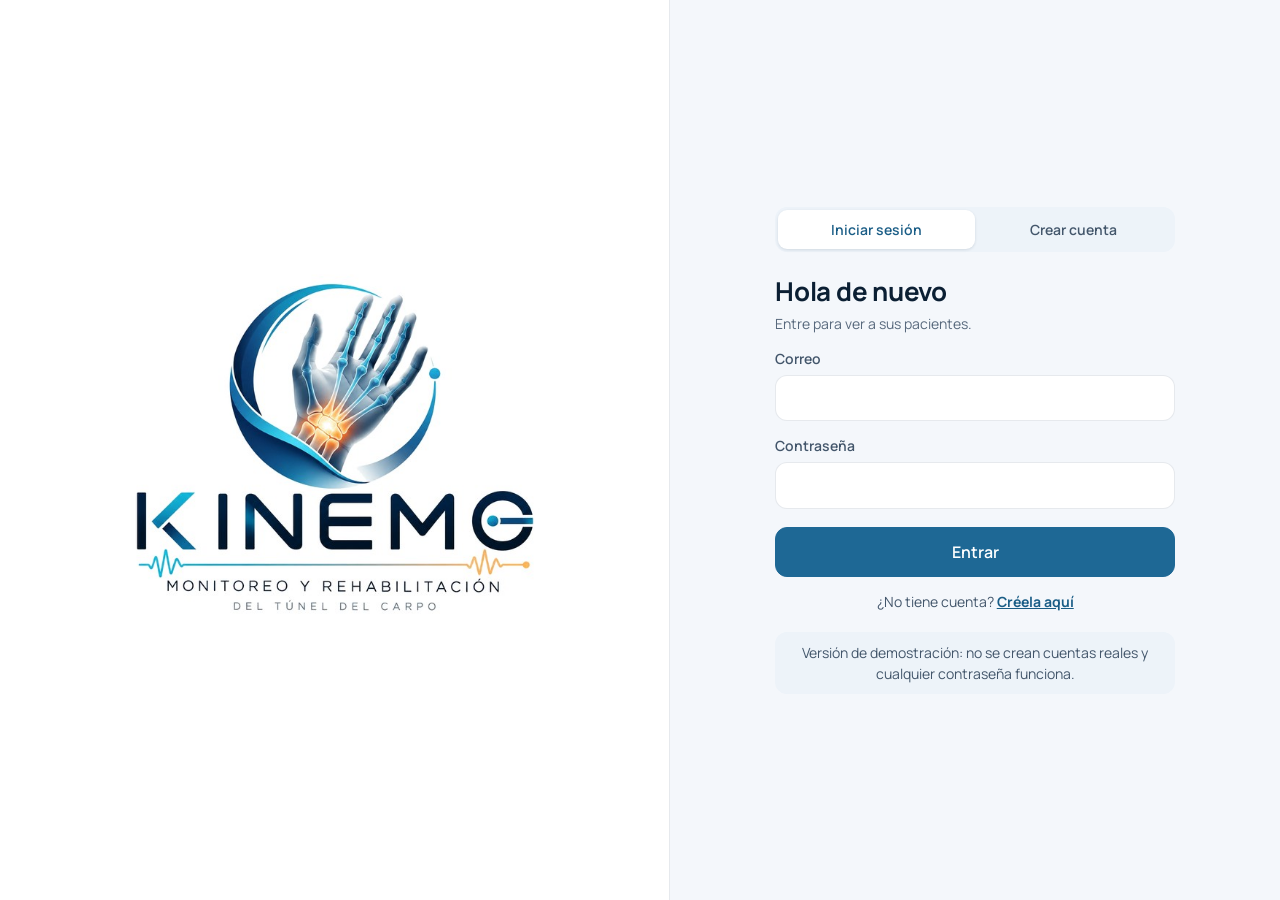
<file: login.html>
<!doctype html>
<html lang="es">
<head>
  <meta charset="utf-8">
  <meta name="viewport" content="width=device-width, initial-scale=1">
  <title>Kinemo · Iniciar sesión</title>
  <script src="acceso.js"></script>
  <script>if (leerSesion()) location.replace('index.html');</script>
  <link rel="preconnect" href="https://fonts.googleapis.com">
  <link rel="preconnect" href="https://fonts.gstatic.com" crossorigin>
  <link href="https://fonts.googleapis.com/css2?family=Lora:wght@500;600&family=Manrope:wght@400;500;600;700;800&display=swap" rel="stylesheet">
  <link rel="icon" type="image/png" href="img/favicon.png">
  <link rel="stylesheet" href="styles.css">
</head>
<body class="pagina-acceso">
  <main class="acceso">
    <section class="acceso-marca">
      <img src="img/kinemo-logo.jpg" alt="Kinemo — Monitoreo y rehabilitación del túnel del carpo" width="768" height="512">
    </section>

    <section class="acceso-panel">
      <div class="seg acceso-tabs" role="tablist" aria-label="Acceso">
        <button class="seg-btn" id="tab-login" role="tab" aria-controls="form-login" type="button">Iniciar sesión</button>
        <button class="seg-btn" id="tab-registro" role="tab" aria-controls="form-registro" type="button">Crear cuenta</button>
      </div>

      <form id="form-login" class="acceso-form" method="post" action="javascript:void 0" role="tabpanel" aria-labelledby="tab-login" novalidate>
        <div>
          <h1>Hola de nuevo</h1>
          <p class="muted">Entre para ver a sus pacientes.</p>
        </div>
        <label>Correo
          <input name="correo" type="email" autocomplete="email" inputmode="email" aria-describedby="err-login-correo">
          <span class="campo-error" id="err-login-correo" data-error="correo" aria-live="polite"></span>
        </label>
        <label>Contraseña
          <input name="clave" type="password" autocomplete="current-password" aria-describedby="err-login-clave">
          <span class="campo-error" id="err-login-clave" data-error="clave" aria-live="polite"></span>
        </label>
        <button class="btn btn-primary btn-grande" type="submit">Entrar</button>
        <p class="acceso-cambio">¿No tiene cuenta? <a href="#registro" data-ir="registro">Créela aquí</a></p>
      </form>

      <form id="form-registro" class="acceso-form" method="post" action="javascript:void 0" role="tabpanel" aria-labelledby="tab-registro" novalidate hidden>
        <div>
          <h1>Cree su cuenta</h1>
          <p class="muted">Para fisioterapeutas, terapeutas y médicos.</p>
        </div>
        <label>Nombre completo
          <input name="nombre" autocomplete="name" aria-describedby="err-reg-nombre">
          <span class="campo-error" id="err-reg-nombre" data-error="nombre" aria-live="polite"></span>
        </label>
        <label>Profesión
          <select name="profesion" aria-describedby="err-reg-profesion"></select>
          <span class="campo-error" id="err-reg-profesion" data-error="profesion" aria-live="polite"></span>
        </label>
        <label>Correo
          <input name="correo" type="email" autocomplete="email" inputmode="email" aria-describedby="err-reg-correo">
          <span class="campo-error" id="err-reg-correo" data-error="correo" aria-live="polite"></span>
        </label>
        <label>Contraseña
          <input name="clave" type="password" autocomplete="new-password" aria-describedby="err-reg-clave">
          <span class="campo-error" id="err-reg-clave" data-error="clave" aria-live="polite"></span>
        </label>
        <label>Repita la contraseña
          <input name="clave2" type="password" autocomplete="new-password" aria-describedby="err-reg-clave2">
          <span class="campo-error" id="err-reg-clave2" data-error="clave2" aria-live="polite"></span>
        </label>
        <button class="btn btn-primary btn-grande" type="submit">Crear cuenta</button>
        <p class="acceso-cambio">¿Ya tiene cuenta? <a href="#login" data-ir="login">Inicie sesión</a></p>
      </form>

      <p class="aviso-demo">Versión de demostración: no se crean cuentas reales y cualquier contraseña funciona.</p>
    </section>
  </main>
  <script src="login.js"></script>
</body>
</html>
</file>
<file: styles.css>
/* ===== Tema: colores del logo de Kinemo (azul marino, azul y celeste), claro y oscuro ===== */
:root {
  color-scheme: light;
  --page: #f4f7fb;
  --surface: #ffffff;
  --surface-2: #edf3f9;
  --surface-3: #e0eaf4;
  --ink: #0b1f33;
  --ink-2: #43566b;
  --muted: #58697d;
  --grid: #e3e9f0;
  --axis: #c9d4df;
  --border: rgba(10, 40, 80, 0.10);
  --brand: #1e6895;
  --brand-hover: #18587f;
  --brand-ink: #ffffff;
  --brand-soft: #e0eef8;
  --brand-text: #1a5d86;
  --accent: var(--brand);
  --good-text: #0b6b2a;
  --good-soft: #dcf3e2;
  --bad-text: #b02a2a;
  --shadow: 0 1px 2px rgba(10, 30, 60, 0.04), 0 8px 24px rgba(10, 30, 60, 0.07);
  --shadow-lg: 0 2px 4px rgba(10, 30, 60, 0.05), 0 16px 40px rgba(10, 30, 60, 0.10);

  /* Series de gráficas (validadas: daltonismo y contraste) */
  --s1: #0a8f80; --s2: #eb6834; --s3: #2a78d6; --s4: #eda100;
  --s5: #e87ba4; --s6: #008300; --s7: #4a3aa7; --s8: #e34948;

  --st-good: #0ca30c; --st-warning: #fab219; --st-serious: #ec835a; --st-critical: #d03b3b;

  --radius: 16px;
  --radius-sm: 12px;
  --font: "Manrope", system-ui, -apple-system, "Segoe UI", sans-serif;
  --font-serif: "Lora", Georgia, "Times New Roman", serif;
  font-family: var(--font);
}
@media (prefers-color-scheme: dark) {
  :root:not([data-theme="light"]) {
    color-scheme: dark;
    --page: #07111d; --surface: #0e1b2a; --surface-2: #142536; --surface-3: #1b3044;
    --ink: #e8f0f8; --ink-2: #b3c3d3; --muted: #8b9cb0;
    --grid: #1e2f40; --axis: #2c4156; --border: rgba(150, 200, 240, 0.12);
    --brand: #2a9fd0; --brand-hover: #3bb2e2; --brand-ink: #031322; --brand-soft: #12324a; --brand-text: #5cc3ea;
    --good-text: #2fbf4f; --bad-text: #e66767; --good-soft: #123222;
    --shadow: 0 1px 2px rgba(0, 0, 0, 0.3), 0 8px 24px rgba(0, 0, 0, 0.25);
    --shadow-lg: 0 2px 4px rgba(0, 0, 0, 0.3), 0 16px 40px rgba(0, 0, 0, 0.35);
    --s1: #14a394; --s2: #d95926; --s3: #3987e5; --s4: #c98500;
    --s5: #d55181; --s6: #008300; --s7: #9085e9; --s8: #e66767;
  }
}
:root[data-theme="dark"] {
  color-scheme: dark;
  --page: #07111d; --surface: #0e1b2a; --surface-2: #142536; --surface-3: #1b3044;
  --ink: #e8f0f8; --ink-2: #b3c3d3; --muted: #8b9cb0;
  --grid: #1e2f40; --axis: #2c4156; --border: rgba(150, 200, 240, 0.12);
  --brand: #2a9fd0; --brand-hover: #3bb2e2; --brand-ink: #031322; --brand-soft: #12324a; --brand-text: #5cc3ea;
  --good-text: #2fbf4f; --bad-text: #e66767; --good-soft: #123222;
  --shadow: 0 1px 2px rgba(0, 0, 0, 0.3), 0 8px 24px rgba(0, 0, 0, 0.25);
  --shadow-lg: 0 2px 4px rgba(0, 0, 0, 0.3), 0 16px 40px rgba(0, 0, 0, 0.35);
  --s1: #14a394; --s2: #d95926; --s3: #3987e5; --s4: #c98500;
  --s5: #d55181; --s6: #008300; --s7: #9085e9; --s8: #e66767;
}

/* ===== Base ===== */
* { box-sizing: border-box; }
[hidden] { display: none !important; }
html, body { margin: 0; height: 100%; }
body { background: var(--page); color: var(--ink); font-size: 16px; line-height: 1.5; -webkit-font-smoothing: antialiased; }
h2 { font-family: var(--font-serif); font-size: 20px; line-height: 1.25; margin: 0 0 4px; font-weight: 600; letter-spacing: -0.005em; }
p { margin: 0; }
.muted { color: var(--muted); font-size: 14px; }
.eyebrow { font-size: 12px; font-weight: 700; letter-spacing: 0.14em; text-transform: uppercase; color: var(--brand-text); margin-bottom: 4px; }
.ic { width: 18px; height: 18px; flex: none; fill: none; stroke: currentColor; stroke-width: 1.8; stroke-linecap: round; stroke-linejoin: round; }
.icon-bubble { width: 42px; height: 42px; border-radius: 50%; background: var(--brand-soft); color: var(--brand-text); display: inline-grid; place-items: center; flex: none; }
.icon-bubble .ic { width: 21px; height: 21px; }

/* ===== Barra superior ===== */
.topbar {
  display: flex; align-items: center; justify-content: space-between; gap: 16px; flex-wrap: wrap;
  padding: 12px 24px; background: color-mix(in srgb, var(--surface) 88%, transparent);
  backdrop-filter: blur(10px); border-bottom: 1px solid var(--border);
  position: sticky; top: 0; z-index: 5;
}
.brand { display: flex; align-items: center; gap: 12px; }
/* El símbolo tiene fondo blanco: el recuadro blanco lo integra también en modo oscuro. */
.brand-mark { width: 44px; height: 44px; border-radius: 12px; display: grid; place-items: center; background: #fff; border: 1px solid var(--border); overflow: hidden; }
.brand-mark img { width: 40px; height: 40px; display: block; }
.brand-title { font-weight: 800; font-size: 18px; color: var(--ink); letter-spacing: 0.04em; text-transform: uppercase; line-height: 1.1; }
.usuario { display: flex; align-items: center; gap: 10px; margin-left: auto; min-width: 0; }
.usuario-avatar { width: 36px; height: 36px; font-size: 14px; grid-row: auto; }
.usuario-datos { display: grid; line-height: 1.25; min-width: 0; }
.usuario-nombre { font-weight: 700; overflow: hidden; text-overflow: ellipsis; white-space: nowrap; }
.usuario-profesion { color: var(--muted); font-size: 14px; }
.brand-sub { color: var(--muted); font-size: 12px; font-weight: 700; letter-spacing: 0.16em; text-transform: uppercase; }

/* ===== Botones y campos ===== */
.btn {
  font: inherit; font-size: 14px; font-weight: 600; min-height: 42px; padding: 9px 16px; border-radius: var(--radius-sm); cursor: pointer;
  border: 1px solid var(--border); background: var(--surface); color: var(--ink);
  display: inline-flex; align-items: center; justify-content: center; gap: 8px;
  transition: background .15s, box-shadow .15s, transform .15s, border-color .15s;
}
.btn .ic { width: 16px; height: 16px; }
.btn:hover { background: var(--surface-2); border-color: color-mix(in srgb, var(--brand) 30%, transparent); }
.btn-primary { background: var(--brand); border-color: var(--brand); color: var(--brand-ink); }
.btn-primary:hover { background: var(--brand-hover); border-color: var(--brand-hover); }
.btn-ghost { background: transparent; border-color: transparent; color: var(--ink-2); }
.btn-ghost:hover { background: var(--surface-2); color: var(--brand-text); border-color: transparent; }
.btn-block { width: 100%; }
.btn:disabled { opacity: .45; cursor: not-allowed; transform: none; box-shadow: none; }
input, select, textarea {
  font: inherit; font-size: 14px; color: var(--ink); background: var(--surface);
  border: 1px solid var(--border); border-radius: var(--radius-sm); padding: 9px 12px;
  transition: border-color .15s, box-shadow .15s;
}
select { cursor: pointer; }
textarea { width: 100%; resize: vertical; }
input:focus, select:focus, textarea:focus { outline: none; border-color: var(--brand); box-shadow: 0 0 0 3px color-mix(in srgb, var(--brand) 18%, transparent); }
a:focus-visible, button:focus-visible, summary:focus-visible, video:focus-visible, [tabindex]:focus-visible { outline: 2px solid var(--brand); outline-offset: 2px; }
#main:focus-visible { outline: none; }
.salto { position: absolute; left: 12px; top: -60px; z-index: 20; padding: 10px 16px; border-radius: var(--radius-sm); background: var(--brand); color: var(--brand-ink); font-weight: 700; }
.salto:focus { top: 12px; }
.sr-solo { position: absolute; width: 1px; height: 1px; margin: -1px; overflow: hidden; clip-path: inset(50%); white-space: nowrap; }
::placeholder { color: var(--muted); opacity: 1; }

/* ===== Estructura ===== */
.layout { display: grid; grid-template-columns: 300px 1fr; min-height: calc(100vh - 65px); }
.sidebar { background: var(--surface); border-right: 1px solid var(--border); display: flex; flex-direction: column; }
.sidebar-head { padding: 18px 16px 14px; display: grid; gap: 10px; }
.search { position: relative; }
.search .ic { position: absolute; left: 12px; top: 50%; transform: translateY(-50%); color: var(--muted); width: 16px; height: 16px; }
.search input { width: 100%; padding-left: 36px; background: var(--surface-2); border-color: transparent; }
.patient-list { list-style: none; margin: 0; padding: 4px 10px 16px; overflow-y: auto; display: grid; gap: 4px; align-content: start; }
.patient-item {
  padding: 10px 12px; border-radius: var(--radius-sm); cursor: pointer;
  display: grid; grid-template-columns: 40px 1fr; gap: 2px 12px; align-items: center;
  border: 1px solid transparent; transition: background .15s;
}
.patient-item:hover { background: var(--surface-2); }
.patient-item.active { background: var(--brand-soft); border-color: color-mix(in srgb, var(--brand) 25%, transparent); }
.avatar { width: 40px; height: 40px; border-radius: 50%; display: grid; place-items: center; font-weight: 700; font-size: 14px; background: var(--brand-soft); color: var(--brand-text); grid-row: span 3; }
.patient-item.active .avatar { background: var(--brand); color: var(--brand-ink); }
.pi-name { font-weight: 700; font-size: 14px; }
.pi-meta { color: var(--muted); font-size: 13px; display: flex; justify-content: space-between; gap: 8px; }
.pi-meta > span:last-child { flex: none; white-space: nowrap; }
.pi-bar { height: 4px; border-radius: 2px; background: var(--grid); overflow: hidden; margin-top: 4px; }
.pi-bar > span { display: block; height: 100%; background: var(--brand); border-radius: 2px; }

.main { padding: 22px 26px 12px; min-width: 0; display: flex; flex-direction: column; gap: 20px; }
#vista-paciente { display: flex; flex-direction: column; gap: 20px; }
.empty { padding: 80px 0; text-align: center; display: grid; justify-items: center; gap: 6px; }
.empty-icon { width: 72px; height: 72px; border-radius: 50%; background: var(--brand-soft); color: var(--brand-text); display: grid; place-items: center; margin-bottom: 8px; }
.empty-icon .ic { width: 32px; height: 32px; }

.card {
  background: var(--surface); border: 1px solid var(--border); border-radius: var(--radius); padding: 20px 22px;
  display: grid; gap: 14px; min-width: 0; align-content: start; box-shadow: var(--shadow);
}
.card-head { display: flex; align-items: flex-start; justify-content: space-between; gap: 14px; flex-wrap: wrap; }

/* ===== Encabezado del paciente ===== */
.encabezado { display: flex; flex-wrap: wrap; align-items: center; justify-content: space-between; gap: 10px 20px; }
.enc-linea { display: flex; align-items: center; gap: 14px; }
.enc-nombre { font-size: 24px; font-weight: 700; line-height: 1.2; margin: 0; letter-spacing: -0.01em; }
.enc-sub { color: var(--ink-2); }
.enc-ficha summary, .plegable > summary { cursor: pointer; font-weight: 600; color: var(--brand-text); list-style-position: inside; }
.enc-ficha[open] { flex-basis: 100%; }
.enc-ficha dl { display: grid; grid-template-columns: max-content 1fr; gap: 6px 16px; margin: 10px 0 0; padding: 14px 16px; border-radius: var(--radius-sm); background: var(--surface); border: 1px solid var(--border); }
.enc-ficha dt { color: var(--muted); }
.enc-ficha dd { margin: 0; font-weight: 600; }
/* ===== Inicio del profesional ===== */
.inicio, .inicio-contenido { display: flex; flex-direction: column; gap: 20px; }
.inicio-saludo { font-size: 28px; font-weight: 800; margin: 0; letter-spacing: -0.01em; }
.inicio-nueva { align-self: flex-start; }
.inicio-grid { display: grid; grid-template-columns: minmax(0, 1.2fr) minmax(0, 1fr); gap: 20px; align-items: start; }
.inicio-col { display: grid; gap: 20px; }
.inicio-lista { list-style: none; margin: 0; padding: 0; display: grid; gap: 6px; }
.inicio-item { font: inherit; color: inherit; width: 100%; text-align: left; cursor: pointer; display: flex; align-items: center; gap: 12px;
  padding: 10px 12px; border-radius: var(--radius-sm); border: 1px solid transparent; background: var(--surface-2); }
.inicio-item:hover { border-color: color-mix(in srgb, var(--brand) 30%, transparent); }
.inicio-item small, .inicio-fila small { display: block; color: var(--muted); font-size: 14px; }
.inicio-fila { display: flex; align-items: center; justify-content: space-between; gap: 12px; padding: 10px 12px; border-radius: var(--radius-sm); background: var(--surface-2); }
.nav-inicio { font: inherit; font-weight: 700; color: var(--ink); display: flex; align-items: center; gap: 10px; padding: 10px 12px;
  border-radius: var(--radius-sm); border: 1px solid var(--border); background: var(--surface); cursor: pointer; }
.nav-inicio:hover { background: var(--surface-2); }
#nav-pacientes { display: none; }
a.brand { color: inherit; text-decoration: none; }
.dlg-elegir { width: min(480px, calc(100vw - 32px)); }
.dlg-elegir[open] { display: grid; gap: 12px; }
.elegir-lista { max-height: 50vh; overflow-y: auto; }

.enc-acciones { display: flex; flex-wrap: wrap; gap: 8px; margin-top: 10px; }
.ver-archivados { display: flex; align-items: center; gap: 8px; font-size: 14px; color: var(--ink-2); cursor: pointer; }

/* Bloques plegables y vacío */
.plegable > summary { font-size: 15px; }
.plegable:not([open]) { gap: 0; }
.vacio { padding: 48px 20px; text-align: center; display: grid; justify-items: center; gap: 8px; background: var(--surface); border: 1px solid var(--border); border-radius: var(--radius); }
.vacio .btn { margin-top: 8px; }
.obs-mas, .btn-columnas { justify-self: start; }
.table .col-extra { display: none; }
.table.tabla-completa .col-extra { display: table-cell; }

/* ===== Indicadores clave ===== */
.kpis { display: grid; grid-template-columns: repeat(4, minmax(0, 1fr)); gap: 14px; }
/* Con 3 tarjetas (EMG desactivado) la fila no deja un hueco. */
@media (min-width: 1101px) { .kpis:has(> :last-child:nth-child(3)) { grid-template-columns: repeat(3, minmax(0, 1fr)); } }
@media (max-width: 1100px) { .kpis { grid-template-columns: repeat(2, minmax(0, 1fr)); } }
.kpi {
  background: var(--surface); border: 1px solid var(--border); border-radius: var(--radius); padding: 16px 18px;
  box-shadow: var(--shadow);
}
.kpi .icon-bubble { margin-bottom: 10px; width: 40px; height: 40px; }
.kpi .icon-bubble .ic { width: 20px; height: 20px; }
.kpi-label { color: var(--ink-2); font-size: 14px; font-weight: 600; }
.kpi-value { font-size: 30px; font-weight: 800; margin: 2px 0 2px; letter-spacing: -0.01em; color: var(--ink); }
.kpi-value small { font-size: 14px; font-weight: 600; color: var(--muted); }
.kpi-delta { font-size: 14px; color: var(--ink-2); }
.up-good { color: var(--good-text); font-weight: 700; }
.down-bad { color: var(--bad-text); font-weight: 700; }
.bar-track { height: 6px; background: var(--grid); border-radius: 3px; margin-top: 10px; overflow: hidden; }
.bar-fill { height: 100%; background: var(--s1); border-radius: 3px; }

/* ===== Secciones ===== */
.nav-secciones { display: grid; grid-template-columns: repeat(3, minmax(0, 1fr)); gap: 12px; }
.nav-seccion {
  font: inherit; text-align: left; cursor: pointer; color: var(--ink);
  display: flex; align-items: center; gap: 14px; padding: 14px 18px;
  background: var(--surface); border: 1px solid var(--border); border-radius: var(--radius);
  transition: background .15s, border-color .15s;
}
.nav-seccion:hover { background: var(--surface-2); }
.nav-seccion[aria-current="page"] { background: var(--brand-soft); border-color: color-mix(in srgb, var(--brand) 45%, transparent); }
.nav-seccion[aria-current="page"] .icon-bubble { background: var(--brand); color: var(--brand-ink); }
.nav-seccion:focus-visible { outline: 2px solid var(--brand); outline-offset: 2px; }
.nav-titulo { font-size: 15px; font-weight: 700; }
.nav-seccion small { display: block; color: var(--muted); font-size: 14px; }
.nav-seccion .live-dot { margin-left: 8px; vertical-align: middle; }
.seccion, .tab-panel { display: flex; flex-direction: column; gap: 20px; }
.seg-vistas { align-self: flex-start; }

/* Control segmentado */
.seg { display: inline-flex; padding: 3px; border-radius: 12px; background: var(--surface-2); }
.seg-btn { font: inherit; font-size: 14px; font-weight: 600; background: transparent; color: var(--ink-2); border: none; padding: 7px 12px; cursor: pointer; border-radius: 9px; }
.seg-btn.active { background: var(--surface); color: var(--brand-text); box-shadow: 0 1px 3px rgba(10, 30, 60, 0.12); }

/* Gráficas */
.chart-box { position: relative; height: 270px; min-width: 0; }
.chart-box.tall { height: 340px; }

/* ===== Observaciones ===== */
.obs-list { list-style: none; margin: 0; padding: 0; display: grid; gap: 8px; }
.obs { display: grid; grid-template-columns: 26px 1fr; gap: 10px; padding: 10px 12px; border-radius: var(--radius-sm); background: var(--surface-2); font-size: 14px; align-items: start; border-left: 3px solid transparent; }
.obs-icon { width: 24px; height: 24px; border-radius: 50%; display: grid; place-items: center; font-size: 13px; font-weight: 800; color: #fff; }
.obs-good { border-left-color: var(--st-good); }
.obs-warning { border-left-color: var(--st-warning); }
.obs-critical { border-left-color: var(--st-critical); }
.obs-info { border-left-color: var(--muted); }
.obs-good .obs-icon { background: var(--st-good); }
.obs-warning .obs-icon { background: var(--st-warning); color: #0b0b0b; }
.obs-critical .obs-icon { background: var(--st-critical); }
.obs-info .obs-icon { background: var(--muted); }
.obs { font-size: 15px; }
.obs b { font-weight: 700; }
.banda-simulada { padding: 8px 12px; margin-top: 8px; border-radius: var(--radius-sm); background: var(--st-warning); color: #0b0b0b; font-size: 14px; font-weight: 700; }
.main > .banda-simulada { margin: 0 0 12px; }
.ls-opciones { display: flex; flex-wrap: wrap; gap: 8px; }
.ses-no-realizada { background: var(--surface-2); }
.chequeo-datos { display: grid; grid-template-columns: repeat(auto-fit, minmax(180px, 1fr)); gap: 10px 16px; margin: 10px 0 0; }
.chequeo-datos dt { font-size: 14px; color: var(--ink-2); }
.chequeo-datos dd { margin: 0; font-weight: 700; }
.obs-accion { display: block; margin-top: 3px; font-size: 14px; line-height: 1.4; color: var(--ink-2); }

.termino { position: relative; display: inline-grid; place-items: center; width: 20px; height: 20px; margin-left: 4px; padding: 0; border: 0; border-radius: 50%; background: none; color: var(--muted); cursor: pointer; vertical-align: -4px; }
.termino::after { content: ""; position: absolute; inset: -10px; }
.termino:hover { color: var(--brand-text); }
.termino:focus-visible { outline: 2px solid var(--brand); outline-offset: 2px; }
.termino .ic { width: 17px; height: 17px; }

.dlg-glosario { width: min(640px, calc(100vw - 32px)); max-height: 86vh; overflow: auto; }
.dlg-glosario[open] { display: grid; gap: 12px; }
.glo-lista { display: grid; gap: 4px; }
.glo-termino { padding: 10px 12px; border-radius: var(--radius-sm); outline: none; scroll-margin: 12px; }
.glo-termino.activo { background: var(--brand-soft); }
.glo-termino h3 { font-size: 15px; font-weight: 800; }
.glo-termino p { margin-top: 4px; font-size: 14px; }
.glo-lectura { color: var(--ink-2); }

/* ===== Tablas ===== */
.table-wrap { overflow-x: auto; border-radius: var(--radius-sm); }
.table { width: 100%; border-collapse: collapse; font-size: 14px; }
.table th, .table td { padding: 10px 12px; text-align: left; border-bottom: 1px solid var(--grid); white-space: nowrap; }
.table thead th { color: var(--ink-2); font-weight: 700; font-size: 13px; letter-spacing: 0.04em; text-transform: uppercase; background: var(--surface-2); border-bottom: none; }
.table thead th:first-child { border-radius: 10px 0 0 10px; }
.table thead th:last-child { border-radius: 0 10px 10px 0; }
.table td.num, .table th.num { text-align: right; font-variant-numeric: tabular-nums; }
.table-hover tbody tr { cursor: pointer; transition: background .12s; }
.table-hover tbody tr:hover { background: var(--surface-2); }
.table tr.selected { background: var(--brand-soft); box-shadow: inset 3px 0 0 var(--brand); }
.swatch { display: inline-block; width: 10px; height: 10px; border-radius: 3px; margin-right: 8px; vertical-align: -1px; }

/* ===== Insignias ===== */
.badges { display: flex; flex-wrap: wrap; gap: 8px; }
.badge { display: inline-flex; align-items: center; gap: 7px; font-size: 14px; font-weight: 600; padding: 6px 12px; border-radius: 999px; background: var(--surface-2); border: 1px solid var(--border); color: var(--ink-2); }
.dot { width: 8px; height: 8px; border-radius: 50%; background: var(--muted); flex: none; }
.dot.good { background: var(--st-good); }
.dot.warning { background: var(--st-warning); }
.dot.critical { background: var(--st-critical); }

.compare-pickers { display: flex; gap: 10px; flex-wrap: wrap; }
.compare-pickers label { display: flex; align-items: center; gap: 8px; font-weight: 700; font-size: 14px; color: var(--brand-text); }
.note-foot { min-height: 18px; }
/* ===== Reporte: lectura rápida y sesiones ===== */
.semaforo { width: 12px; height: 12px; border-radius: 50%; flex: none; background: var(--muted); }
[data-estado="bien"] > .semaforo { background: var(--st-good); }
[data-estado="atencion"] > .semaforo { background: var(--st-warning); }
[data-estado="revisar"] > .semaforo { background: var(--st-critical); }
.lectura-general { font-size: 18px; font-weight: 700; margin-top: 4px; }
.lectura-areas { list-style: none; margin: 0; padding: 0; display: grid; grid-template-columns: repeat(4, minmax(0, 1fr)); gap: 12px; }
.area { display: flex; gap: 10px; align-items: flex-start; padding: 12px 14px; border-radius: var(--radius-sm); background: var(--surface-2); border-top: 4px solid var(--muted); }
.area[data-estado="bien"] { border-top-color: var(--st-good); }
.area[data-estado="atencion"] { border-top-color: var(--st-warning); }
.area[data-estado="revisar"] { border-top-color: var(--st-critical); }
.area .semaforo { margin-top: 4px; }
.area-titulo { font-weight: 800; }
.area-estado { font-size: 14px; font-weight: 700; color: var(--ink-2); text-transform: uppercase; letter-spacing: 0.04em; }
.area p { margin-top: 6px; font-size: 14px; }
.lista-sesiones { list-style: none; margin: 0; padding: 0; display: grid; gap: 10px; }
.lista-sesiones > li[data-id] { display: grid; gap: 8px; padding: 12px 14px; border-radius: var(--radius-sm); border: 1px solid var(--border); background: var(--surface); }
.lista-sesiones > li.seleccionada { border-color: var(--brand); box-shadow: inset 3px 0 0 var(--brand); }
.ses-cabecera { display: flex; flex-wrap: wrap; justify-content: space-between; gap: 6px; }
.ses-marcas { display: flex; gap: 6px; flex-wrap: wrap; }
.marca { font-size: 13px; font-weight: 700; padding: 2px 8px; border-radius: 999px; background: var(--surface-2); color: var(--ink-2); }
.marca-alerta { color: var(--bad-text); }
.ses-chips { display: flex; flex-wrap: wrap; gap: 6px; }
.chip-estado { display: inline-flex; align-items: center; gap: 6px; font-size: 14px; padding: 4px 10px; border-radius: 999px; background: var(--surface-2); }
.ses-frase { color: var(--ink-2); }
.ses-medicion { font-size: 14px; }
.sesion-acciones { display: flex; flex-wrap: wrap; gap: 8px; align-items: center; }
.ses-acciones { display: flex; flex-wrap: wrap; gap: 6px; justify-content: flex-end; align-items: center; }
.ses-mas { display: flex; flex-wrap: wrap; gap: 6px; align-items: center; }
.ses-mas summary { cursor: pointer; padding: 9px 12px; font-size: 14px; font-weight: 600; color: var(--ink-2); }
.ses-mas[open] { flex-basis: 100%; justify-content: flex-end; }
@media (max-width: 1100px) { .lectura-areas { grid-template-columns: repeat(2, minmax(0, 1fr)); } }
@media (max-width: 640px) { .lectura-areas { grid-template-columns: minmax(0, 1fr); } }

.archivos { display: grid; grid-template-columns: repeat(auto-fit, minmax(220px, 1fr)); gap: 14px; }
.archivo { display: grid; gap: 6px; justify-items: start; }
.aviso-fila { color: var(--bad-text); cursor: help; }

/* ===== Monitoreo en vivo ===== */
/* Pasos guiados de Ejercicios */
.pasos-guia { list-style: none; margin: 0; padding: 0; display: grid; gap: 20px; }
.paso-guia { display: grid; grid-template-columns: 32px minmax(0, 1fr); gap: 14px; align-items: start; }
.paso-guia + .paso-guia { padding-top: 20px; border-top: 1px solid var(--grid); }
.paso-num { width: 32px; height: 32px; border-radius: 50%; display: grid; place-items: center; background: var(--brand-soft); color: var(--brand-text); font-weight: 800; }
.paso-cuerpo { display: grid; gap: 10px; justify-items: start; min-width: 0; }
.paso-titulo { font-family: var(--font); font-size: 16px; font-weight: 700; margin: 0; }
.paso-fila { display: flex; flex-wrap: wrap; align-items: center; gap: 10px; }
.btn-grande { font-size: 16px; padding: 12px 22px; }
.rt-detalle { display: grid; gap: 10px; width: 100%; }
.rt-detalle summary { cursor: pointer; font-weight: 600; color: var(--brand-text); }
.rt-detalle[open] { padding: 12px 14px; border-radius: var(--radius-sm); background: var(--surface-2); }
.live-controls { display: flex; flex-wrap: wrap; align-items: flex-end; gap: 10px; }
.live-controls label { display: grid; gap: 5px; font-size: 13px; font-weight: 600; color: var(--ink-2); }
.live-controls input[type=number] { width: 90px; }
.live-stats { display: grid; grid-template-columns: repeat(auto-fit, minmax(140px, 1fr)); gap: 10px; }
.stat { background: var(--surface-2); border-radius: var(--radius-sm); padding: 10px 12px; }
.stat-label { font-size: 13px; font-weight: 600; color: var(--ink-2); display: flex; align-items: center; gap: 6px; }
.stat-value { font-size: 18px; font-weight: 800; font-variant-numeric: tabular-nums; }
.live-readouts { display: grid; grid-template-columns: repeat(auto-fit, minmax(160px, 1fr)); gap: 12px; }
.readout { border-radius: var(--radius-sm); padding: 12px 14px; background: var(--surface-2); }
.readout-label { font-size: 13px; font-weight: 600; color: var(--ink-2); }
.readout-value { font-size: 32px; font-weight: 800; line-height: 1.15; font-variant-numeric: tabular-nums; color: var(--ink); }
.readout-value small { font-size: 14px; font-weight: 600; color: var(--muted); }
.input-manual { width: 74px; text-align: right; padding: 6px 8px; }
.live-dot { display: inline-block; width: 8px; height: 8px; border-radius: 50%; background: var(--st-critical); animation: pulso 1.2s infinite; }
@keyframes pulso { 50% { opacity: .3; } }

/* ===== Pie de página ===== */
.footer { margin-top: auto; padding-top: 6px; }
.disclaimer { color: var(--muted); font-size: 13px; text-align: center; padding: 0 0 6px; }

/* ===== Diálogo ===== */
dialog { border: 1px solid var(--border); border-radius: 20px; background: var(--surface); color: var(--ink); padding: 24px; width: min(580px, calc(100vw - 32px)); box-shadow: var(--shadow-lg); }
dialog::backdrop { background: rgba(5, 20, 40, 0.40); backdrop-filter: blur(2px); }
.form-grupo { margin: 16px 0 0; padding: 0; border: 0; min-width: 0; }
.form-grupo legend { padding: 0; font-weight: 700; color: var(--ink); }
.form-grid { display: grid; grid-template-columns: 1fr 1fr; gap: 14px; margin: 10px 0 0; }
.form-grid label { display: grid; gap: 5px; font-size: 14px; font-weight: 600; color: var(--ink-2); }
.dlg-actions { display: flex; justify-content: flex-end; gap: 8px; }

/* Rutina de ejercicios en video */
.dlg-rutina { width: min(1100px, 94vw); height: min(88vh, 860px); max-width: none; max-height: none; padding: 0; }
.dlg-rutina::backdrop { background: rgba(5, 20, 40, 0.45); backdrop-filter: blur(8px); }
.rt-body { height: 100%; padding: 20px 24px; display: grid; grid-template-rows: auto 1fr auto; gap: 14px; }
.rt-head { display: flex; justify-content: space-between; align-items: flex-start; gap: 12px; }
#rt-nombre { font-family: var(--font-serif); font-size: clamp(30px, 4.6vh, 42px); margin: 0; }
.rt-main { min-height: 0; display: grid; grid-template-columns: minmax(0, 1fr) 400px; gap: 20px; }
.rt-media { position: relative; min-height: 0; border-radius: var(--radius); background: var(--surface-2); display: grid; place-items: center; overflow: hidden; }
.rt-info { min-height: 0; overflow-y: auto; display: flex; flex-direction: column; align-items: flex-start; gap: 14px; }
.rt-reps { font-size: 26px; font-weight: 800; line-height: 1.2; color: var(--ink); }
.rt-indicacion { font-size: 18px; line-height: 1.4; color: var(--ink-2); }
.rt-acciones { display: flex; align-items: center; gap: 4px; flex: none; }
.rt-info #rt-modo { font-size: 16px; font-weight: 700; padding: 6px 14px; }
.rt-empezar-paso { width: 100%; justify-content: center; padding: 18px 20px; font-size: 20px; }
.rt-empezar-paso kbd { margin-left: 10px; padding: 2px 8px; border-radius: 6px; background: rgba(255, 255, 255, 0.2); font: inherit; font-size: 14px; font-weight: 600; }
.rt-cuidados summary { cursor: pointer; font-weight: 700; color: var(--ink-2); }
.rt-cuidados ul { margin-top: 8px; }
.rt-nav .btn { padding: 14px 24px; font-size: 17px; }
.rt-cuenta { position: absolute; inset: 0; z-index: 2; display: grid; place-content: center; justify-items: center; gap: 4px; border-radius: inherit; background: var(--surface); }
.rt-cuenta[hidden] { display: none; }
.rt-cuenta-prep { margin: 0; font-size: clamp(24px, 5vh, 44px); font-weight: 700; color: var(--ink-2); }
.rt-cuenta-num { margin: 0; font-size: clamp(160px, 46vh, 420px); font-weight: 800; line-height: 1; color: var(--brand-text); font-variant-numeric: tabular-nums; }
.rt-contador { width: 100%; padding: 12px 14px; border-radius: var(--radius-sm); background: var(--brand-soft); color: var(--brand-text); font-weight: 700; font-size: 15px; font-variant-numeric: tabular-nums; }
.rt-contador.medido { font-size: 18px; font-weight: 700; }
.rt-contador.medido b { display: block; font-size: clamp(64px, 13vh, 112px); font-weight: 800; line-height: 1.05; }
.rt-contador.completo { background: var(--good-soft); color: var(--good-text); }
.rt-contador.aviso { background: var(--surface); border: 1px solid var(--st-warning); border-left-width: 4px; color: var(--ink); }
.rt-grabado { width: 100%; padding: 12px 14px; border-radius: var(--radius-sm); border: 1px solid var(--border); background: var(--surface-2); display: grid; justify-items: start; gap: 8px; }
.rt-grabado-badge { display: inline-flex; align-items: center; gap: 6px; font-size: 14px; font-weight: 700; color: var(--good-text); }
.rt-grabado-txt { margin: 0; font-size: 18px; font-weight: 800; color: var(--ink); font-variant-numeric: tabular-nums; }
/* Absoluto para que el tamaño del video no estire la fila: siempre cabe completo (contain). */
#rt-video { position: absolute; inset: 0; width: 100%; height: 100%; object-fit: contain; }
#rt-video[hidden] { display: none; }
.rt-falta { margin: 0; padding: 16px; text-align: center; }
.rt-nav { display: flex; justify-content: space-between; gap: 8px; }
.rt-lista { margin: 0; padding-left: 18px; display: grid; gap: 6px; font-size: 15px; color: var(--ink-2); }
.rt-lista li::marker { color: var(--brand-text); }

/* Detalle de la rutina por etapa */
.rt-pasos { margin: 0; padding: 0; list-style: none; counter-reset: paso; display: grid; gap: 6px; }
.rt-pasos li { counter-increment: paso; display: grid; grid-template-columns: 26px minmax(0, 1fr); gap: 2px 10px; padding: 8px 12px; border-radius: var(--radius-sm); background: var(--surface); }
.rt-pasos li::before { content: counter(paso); grid-row: span 2; width: 24px; height: 24px; border-radius: 50%; display: grid; place-items: center; background: var(--surface); color: var(--brand-text); font-size: 13px; font-weight: 800; }
.rt-paso-nombre { font-weight: 600; color: var(--ink); }
.rt-paso-meta { display: flex; flex-wrap: wrap; align-items: center; gap: 6px 10px; font-size: 14px; color: var(--ink-2); }
.rt-medido { font-size: 13px; font-weight: 700; padding: 2px 8px; border-radius: 999px; background: var(--brand-soft); color: var(--brand-text); }
.rt-cuidado-gral { padding: 12px 14px; border-radius: var(--radius-sm); border: 1px solid var(--border); }
.rt-aviso { font-style: italic; }
.seg-btn .rt-sug { margin-left: 6px; font-size: 12px; font-weight: 700; padding: 1px 6px; border-radius: 999px; background: var(--brand-soft); color: var(--brand-text); }

/* ¿Listos para empezar? y Rutina terminada */
.dlg-listos, .dlg-fin, .dlg-prueba, .dlg-chequeo { display: none; }
.dlg-listos[open], .dlg-fin[open], .dlg-prueba[open], .dlg-chequeo[open] { display: grid; grid-template-columns: minmax(0, 1fr); gap: 12px; }

/* Barra de pasos de la sesión guiada */
.pasos-sesion-lista { list-style: none; margin: 0 0 4px; padding: 0; display: flex; flex-wrap: wrap; gap: 4px 14px; font-size: 14px; color: var(--muted); }
.pasos-sesion-lista li { display: inline-flex; align-items: center; gap: 6px; }
.paso-marca { width: 20px; height: 20px; border-radius: 50%; display: inline-grid; place-items: center; font-size: 12px; font-weight: 800; background: var(--surface-2); }
.pasos-sesion-lista li.hecho { color: var(--good-text); }
.pasos-sesion-lista li.hecho .paso-marca { background: color-mix(in srgb, var(--st-good) 18%, transparent); }
.pasos-sesion-lista li.actual { color: var(--brand-text); font-weight: 800; }
.pasos-sesion-lista li.actual .paso-marca { background: var(--brand); color: var(--brand-ink); }
.pasos-sesion-lista li.omitido { text-decoration: line-through; }

/* Chequeo de seguridad */
.dlg-chequeo { width: min(680px, calc(100vw - 32px)); }
.ch-campos { display: grid; grid-template-columns: repeat(3, minmax(0, 1fr)); gap: 12px; }
.ch-campos label { display: grid; gap: 5px; font-size: 14px; font-weight: 600; color: var(--ink-2); }
.ch-campos input, .ch-campos select { width: 100%; min-width: 0; text-overflow: ellipsis; }
.ch-campos label { align-content: end; }
.ch-resultado { display: grid; gap: 8px; justify-items: start; padding: 12px 14px; border-radius: var(--radius-sm); background: var(--surface-2); border-left: 4px solid var(--st-good); }
.ch-resultado[data-nivel="precaucion"] { border-left-color: var(--st-warning); }
.ch-resultado[data-nivel="detener"] { border-left-color: var(--st-critical); }
.ch-mensaje { font-weight: 700; }
.dlg-resumen { width: min(620px, calc(100vw - 32px)); }
.dlg-resumen[open] { display: grid; gap: 14px; }
.rs-comparacion { margin: 6px 0 0; padding-left: 20px; display: grid; gap: 6px; font-weight: 600; }
.fin-cita { display: grid; gap: 6px; }
.fin-sin-cita { display: flex !important; align-items: center; gap: 8px; font-weight: 500 !important; }

/* Hoja para el paciente: solo al imprimir */
.hoja-paciente { display: none; }
@media print {
  body > *:not(.hoja-paciente) { display: none !important; }
  body { background: #fff !important; }
  .hoja-paciente { display: block !important; color: #000; font: 12pt/1.4 var(--font); }
  .hoja-cabecera { display: flex; align-items: center; gap: 16px; border-bottom: 1px solid #999; padding-bottom: 8px; margin-bottom: 8px; }
  .hoja-cabecera h1 { font-size: 18pt; margin: 0; }
  .hoja-paciente h2 { font-family: var(--font); font-size: 13pt; margin: 10px 0 4px; }
  .hoja-paciente table { width: 100%; border-collapse: collapse; font-size: 11pt; }
  .hoja-paciente td { padding: 2px 4px; border-bottom: 1px solid #ddd; }
  .hoja-paciente ul { margin: 0; padding-left: 18px; }
  .hoja-paciente footer { margin-top: 12px; font-size: 9pt; color: #444; }
  @page { size: A4; margin: 14mm; }
}

.ch-criterio { display: flex; align-items: center; gap: 8px; font-size: 14px; }

/* Prueba de fuerza muscular */
.pr-bloque { display: grid; justify-items: center; gap: 8px; text-align: center; padding: 16px; border-radius: var(--radius); background: var(--surface-2); }
.pr-musculo { font-size: 20px; font-weight: 800; }
.pr-indicacion { color: var(--ink-2); max-width: 420px; }
.pr-cuenta { font-size: 64px; font-weight: 800; line-height: 1.1; min-height: 1.1em; color: var(--brand-text); font-variant-numeric: tabular-nums; }
.pr-barra-pista { width: 100%; height: 14px; border-radius: 7px; background: var(--grid); overflow: hidden; }
.pr-barra { height: 100%; width: 0; background: var(--brand); border-radius: 7px; transition: width .08s linear; }
.pr-resultado { font-weight: 700; min-height: 1.5em; }
.pr-dudosa { color: var(--bad-text); font-weight: 600; }
.dlg-fin { width: min(720px, calc(100vw - 32px)); }
.ls-etapa { font-weight: 700; font-size: 15px; }
.ls-estado { display: grid; gap: 8px; padding: 12px 14px; border-radius: var(--radius-sm); background: var(--surface-2); font-size: 14px; }
.ls-fila { display: flex; align-items: center; gap: 10px; min-height: 32px; }
.ls-fila > span:not(.dot) { flex: 1 1 auto; min-width: 0; }
.ls-reintentar { padding: 5px 10px; }
.fin-campos { display: flex; flex-wrap: wrap; align-items: flex-start; gap: 12px; margin-top: 12px; }
.dlg-fin .table th, .dlg-fin .table td { padding: 7px 10px; }
.dlg-fin .table td:first-child { white-space: normal; min-width: 140px; }
.fin-campos label { display: grid; gap: 5px; font-size: 13px; font-weight: 600; color: var(--ink-2); }
.fin-campos input[type=number] { width: 130px; }
.fin-campos .grow { flex: 1 1 260px; }

/* ===== Login y registro ===== */
.pagina-acceso { min-height: 100%; }
.acceso { min-height: 100vh; display: grid; grid-template-columns: minmax(0, 1.1fr) minmax(0, 1fr); }
.acceso-marca { background: #fff; display: grid; place-items: center; padding: 32px; border-right: 1px solid var(--border); }

.acceso-marca img { width: min(560px, 100%); height: auto; }
.acceso-panel { display: grid; align-content: center; justify-items: center; gap: 20px; padding: 40px 24px; }
.acceso-tabs { width: min(400px, 100%); }
.acceso-tabs .seg-btn { flex: 1; padding: 9px 12px; font-size: 14px; }
.acceso-form { width: min(400px, 100%); display: grid; gap: 14px; }
.acceso-form h1 { font-size: 26px; font-weight: 700; margin: 0 0 2px; letter-spacing: -0.01em; }
.acceso-form label { display: grid; gap: 6px; font-size: 14px; font-weight: 600; color: var(--ink-2); }
.acceso-form input, .acceso-form select { font-size: 15px; padding: 11px 13px; }
.acceso-form input[aria-invalid="true"] { border-color: var(--bad-text); }
.campo-error { min-height: 1em; color: var(--bad-text); font-size: 14px; font-weight: 600; }
.campo-error:empty { display: none; }
.acceso-form .btn-grande { margin-top: 4px; width: 100%; }
.acceso-cambio { text-align: center; color: var(--ink-2); font-size: 14px; }
.acceso-cambio a { color: var(--brand-text); font-weight: 700; }
.aviso-demo { width: min(400px, 100%); padding: 10px 14px; border-radius: var(--radius-sm); background: var(--surface-2); color: var(--ink-2); font-size: 14px; text-align: center; }

.toast {
  position: fixed; inset: auto auto 24px 50%; margin: 0; border: 0; transform: translateX(-50%) translateY(20px);
  background: var(--brand); color: var(--brand-ink); padding: 11px 18px; border-radius: 12px; font-size: 14px; font-weight: 600;
  box-shadow: var(--shadow-lg); opacity: 0; pointer-events: none; transition: opacity .2s, transform .2s; max-width: calc(100vw - 32px);
}
.toast.show { opacity: 1; transform: translateX(-50%) translateY(0); }

@media (prefers-reduced-motion: reduce) {
  *, *::before, *::after { transition: none !important; animation: none !important; }
}

/* ===== Adaptable ===== */
@media (max-width: 900px) {
  .dlg-rutina { overflow-y: auto; }
  .rt-body { height: auto; min-height: 100%; grid-template-rows: auto 1fr auto; }
  .rt-main { grid-template-columns: 1fr; min-height: auto; align-content: start; }
  .rt-nav { position: sticky; bottom: 0; padding: 10px 0 2px; background: var(--surface); }
  .rt-media { height: 30vh; min-height: 180px; }
  .rt-info { overflow: visible; }
  .rt-info #rt-contador, .rt-info #rt-empezar-paso { order: -1; }
  .dlg-rutina .pasos-sesion-lista { display: none; }
}
@media (max-width: 760px) {
  .ch-campos { grid-template-columns: 1fr; }
  .inicio-grid { grid-template-columns: 1fr; }
  #inicio-cifras { grid-template-columns: 1fr 1fr; }
  #inicio-cifras .kpi .icon-bubble { display: none; }
  .usuario-datos, .brand-sub { display: none; }
  .acceso { grid-template-columns: 1fr; min-height: auto; }
  .acceso-marca { padding: 16px; border-right: none; border-bottom: 1px solid var(--border); }
  .acceso-marca img { width: min(260px, 70%); }
  .acceso-panel { padding: 24px 16px 32px; }
  .layout { grid-template-columns: 1fr; }
  .sidebar { border-right: none; border-bottom: 1px solid var(--border); }
  .sidebar-head { grid-template-columns: repeat(3, minmax(0, 1fr)); gap: 8px; padding: 10px 16px; }
  .sidebar-head > .nav-inicio { justify-content: center; gap: 6px; padding: 8px 4px; font-size: 14px; min-height: 44px; }
  #nav-pacientes { display: flex; }
  .sidebar-head > :not(.nav-inicio) { grid-column: 1 / -1; }
  .sidebar:not(.abierta) .sidebar-head > :not(.nav-inicio), .sidebar:not(.abierta) .patient-list { display: none; }
  .patient-list { max-height: 50vh; }
  .main { padding: 16px; }
  .form-grid { grid-template-columns: 1fr; }
  .topbar { padding: 10px 16px; position: static; }
  .nav-secciones { grid-template-columns: 1fr; gap: 8px; }
  .nav-seccion { padding: 10px 14px; }
  .kpis { grid-template-columns: 1fr; gap: 10px; }
  .kpi { padding: 14px; }
  .kpi-value { font-size: 24px; }
}
@media (max-width: 640px) {
  .rt-body { padding: 14px; position: relative; }
  .rt-head { display: block; padding-top: 40px; }
  .rt-acciones { position: absolute; top: 8px; right: 8px; }
  .banda-simulada { padding: 6px 10px; }
  #rt-nombre { font-size: 24px; }
  .rt-media { height: 22vh; min-height: 140px; }
  .rt-contador.medido b { font-size: 64px; }
}
/* Objetivos táctiles de 44 px en pantallas pequeñas o de tacto */
@media (max-width: 760px), (pointer: coarse) {
  .btn, input, select, .seg-btn, .rt-cerrar { min-height: 44px; }
  .seg-btn { padding-block: 10px; }
  summary { padding-block: 11px; }
  .acceso a, .ver-archivados, .ch-criterio, .fin-sin-cita { min-height: 44px; display: inline-flex; align-items: center; }
  input[type="checkbox"] { min-height: 0; }
}
</file>
